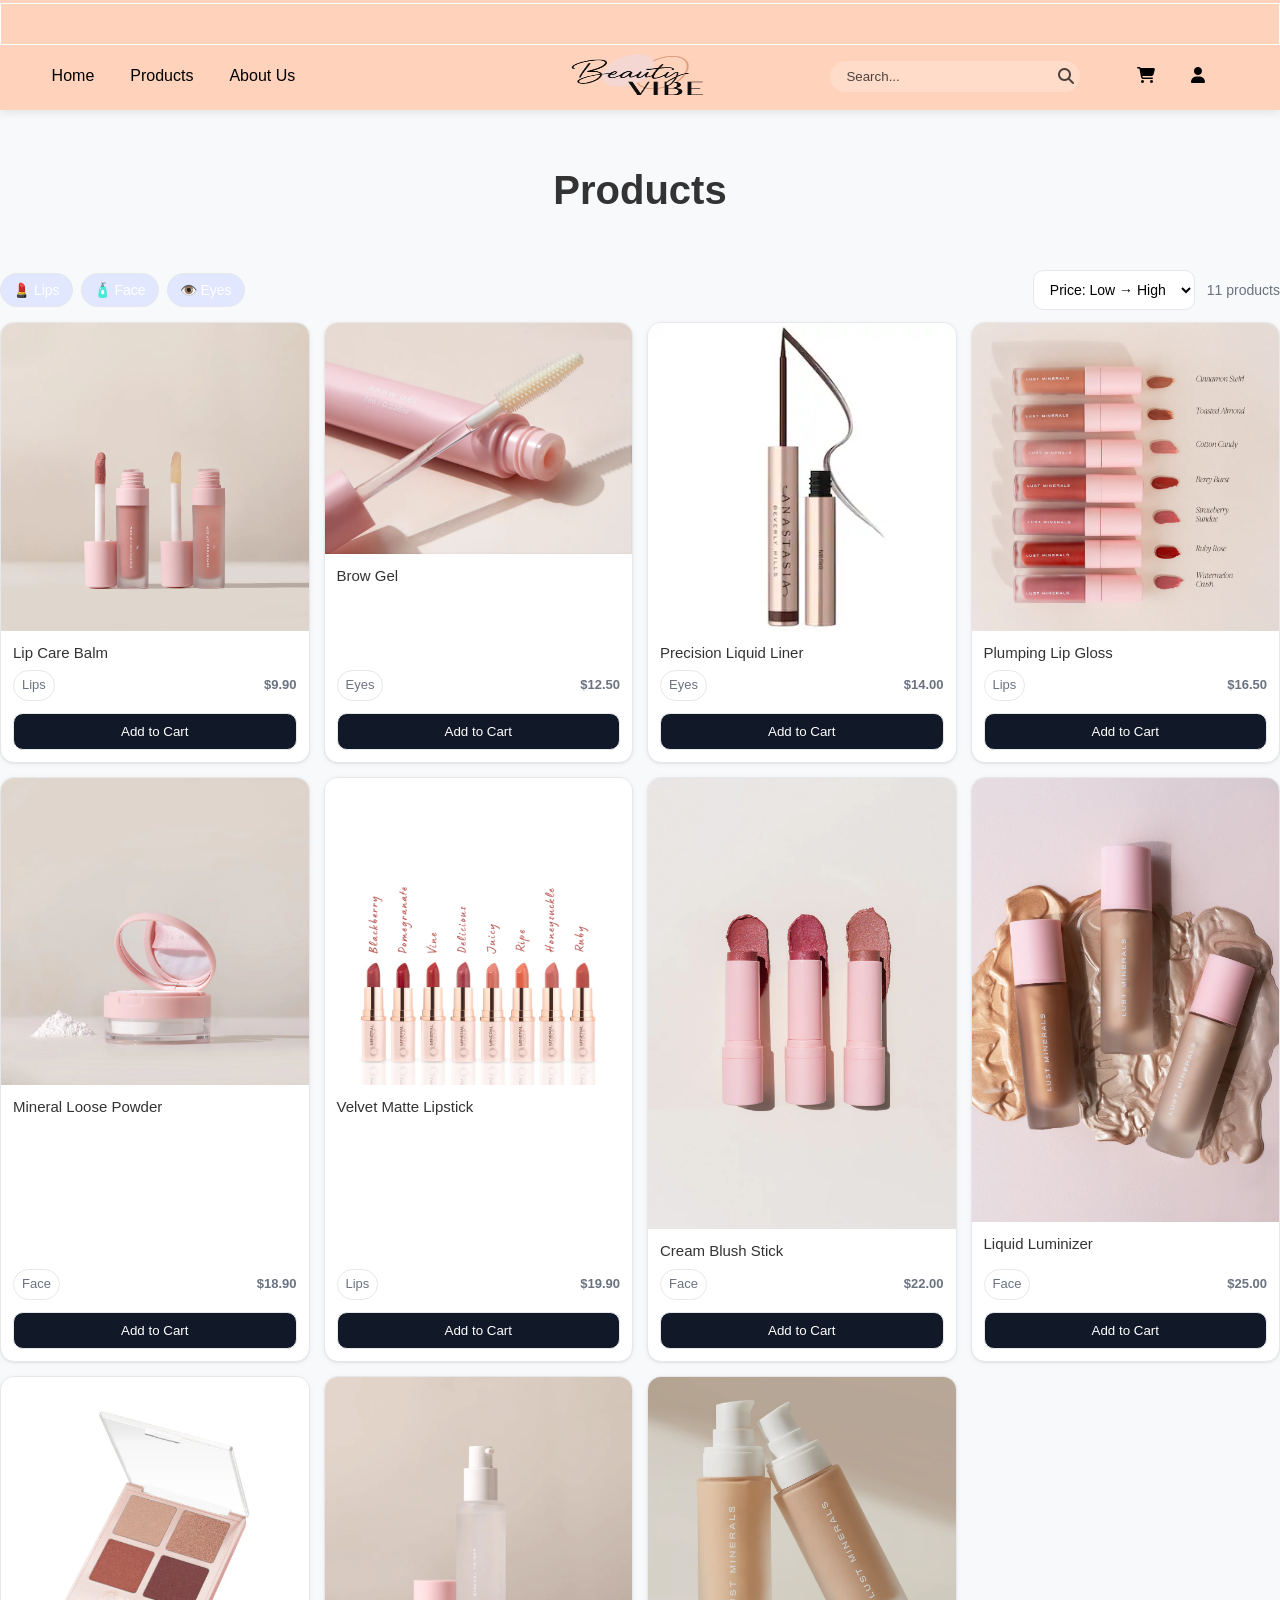
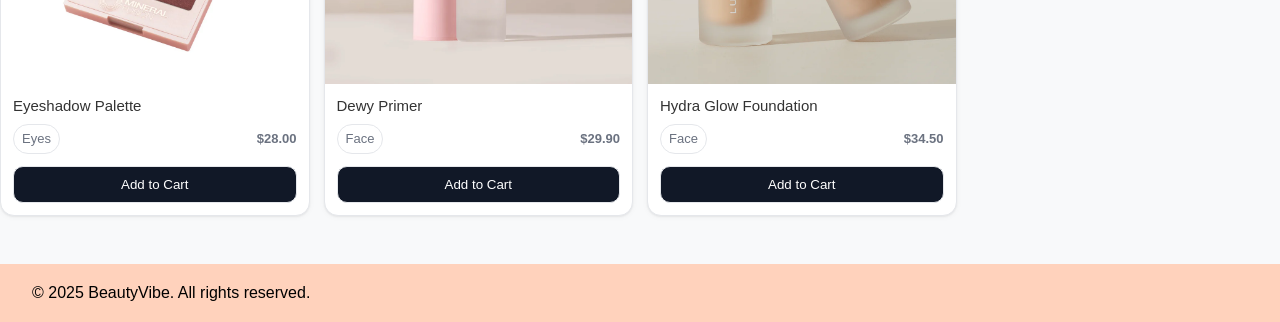
<file: makeup_webpage_template/index.html>
<!DOCTYPE html>
<html lang="en">
<head>
  <meta charset="UTF-8">
  <meta name="viewport" content="width=device-width, initial-scale=1.0">
  <title>BeautyVibe - Home</title>
  <link rel="stylesheet" href="style.css">
  <link rel="stylesheet" href="https://cdnjs.cloudflare.com/ajax/libs/font-awesome/6.4.0/css/all.min.css">

  <!-- BV injected styles: filters + sort + grid -->
  <style>
    :root {
      --bv-border: #e5e7eb;
      --bv-muted: #6b7280;
      --bv-chip: #f3f4f6;
      --bv-chip-on: #e0e7ff;
      --bv-card: #ffffff;
      --bv-shadow: 0 1px 2px rgba(0,0,0,.06), 0 1px 6px rgba(0,0,0,.04);
    }
    .bv-toolbar { display:grid; grid-template-columns:1fr; gap:12px; align-items:center; margin:16px 0 12px; }
    @media (min-width:768px){ .bv-toolbar{ grid-template-columns:1fr auto auto; } }
    .bv-chips{ display:flex; flex-wrap:wrap; gap:8px; }
    .bv-chip{ border:1px solid var(--bv-border); border-radius:999px; padding:8px 12px; background:var(--bv-chip); cursor:pointer; user-select:none; font-size:14px; }
    .bv-chip[aria-pressed="true"]{ background:var(--bv-chip-on); }
    .bv-sort select{ padding:10px 12px; border-radius:10px; border:1px solid var(--bv-border); background:var(--bv-card); font-size:14px; }
    .bv-count{ color:var(--bv-muted); font-size:14px; }
    .bv-grid{ display:grid; gap:14px; grid-template-columns:repeat(2, minmax(0,1fr)); }
    @media (min-width:880px){ .bv-grid{ grid-template-columns:repeat(3, minmax(0,1fr)); } }
    @media (min-width:1140px){ .bv-grid{ grid-template-columns:repeat(4, minmax(0,1fr)); } }
    .bv-card{ background:var(--bv-card); border:1px solid var(--bv-border); border-radius:14px; box-shadow:var(--bv-shadow); overflow:hidden; display:flex; flex-direction:column; height:100%; }
    .bv-thumb{ aspect-ratio:4/3; background:#f8fafc; display:grid; place-items:center; }
    .bv-thumb img{ width:100%; height:100%; object-fit:cover; display:block; }
    .bv-body{ padding:12px; display:flex; flex-direction:column; gap:8px; flex:1; }
    .bv-title{ font-size:15px; line-height:1.3; }
    .bv-meta{ display:flex; justify-content:space-between; align-items:center; font-size:13px; color:var(--bv-muted); margin-top:auto; }
    .bv-badge{ padding:4px 8px; border:1px solid var(--bv-border); border-radius:999px; }
    .bv-price{ font-weight:600; }
    .bv-actions{ padding:0 12px 12px; }
    .bv-actions button{ padding:10px 12px; width:100%; border-radius:10px; border:1px solid var(--bv-border); background:#111827; color:#fff; cursor:pointer; }
    .bv-empty{ padding:20px; border:1px dashed var(--bv-border); border-radius:12px; text-align:center; color:var(--bv-muted); margin-top:8px; }
    .sr-only{ position:absolute;width:1px;height:1px;padding:0;margin:-1px;overflow:hidden;clip:rect(0,0,0,0);white-space:nowrap;border-width:0; }
  </style>

</head>
<body>
<header class="header">
  <div class="ticker" role="region" aria-label="Scrolling text">
  <div class="ticker__text">
    <span>Catch our #WinterBeauty exclusive sale!</span>
    <span>Up to 30% off on selected items.</span>
    <span>Free shipping on orders over $50.</span>
    <span>Available only during Winter!</span>
    <span>Catch our #WinterBeauty exclusive sale!</span>
    <span>Up to 30% off on selected items.</span>
    <span>Free shipping on orders over $50.</span>
    <span>Available only during Winter!</span>
  </div>
</div>
  <div class="container">
    <nav class="nav-menu">
      <ul>
        <li><a href="Home.html">Home</a></li>
        <li><a href="index.html">Products</a></li>
        <li><a href="about.html">About Us</a></li>
      </ul>
    </nav>
    <div class="logo">
      <img src="BeautyVibeLogo.png" alt="BeautyVibe Logo">
    </div>
      <div class="search-box">
      <input type="text" id="SearchInput" placeholder="Search...">
      <i class="fas fa-search"></i>
      </div>
      <nav class="nav-menu">
        <ul>
          <li><a href="cart.php" class="cart-icon"><i class="fas fa-shopping-cart"></i></a></li>
          <li><a href="account.html" class="user-icon"><i class="fas fa-user"></i></a></li>
        </ul>
      </nav>
  </div>
</header>
<main>
  <section class="products-section">
    <h2>Products</h2>
    
    <!-- BV toolbar: filters + sort + count -->
    <div class="bv-toolbar" aria-label="Filters and sorting">
      <div class="bv-chips" role="group" aria-label="Category filters">
        <button class="bv-chip" data-cat="lips" aria-pressed="true">💄 Lips</button>
        <button class="bv-chip" data-cat="face" aria-pressed="true">🧴 Face</button>
        <button class="bv-chip" data-cat="eyes" aria-pressed="true">👁️ Eyes</button>
      </div>
      <div class="bv-sort">
        <label for="bv-sort" class="sr-only">Sort</label>
        <select id="bv-sort" aria-label="Sort products">
          <option value="price-asc">Price: Low → High</option>
          <option value="price-desc">Price: High → Low</option>
          <option value="alpha-asc">Name: A → Z</option>
          <option value="alpha-desc">Name: Z → A</option>
        </select>
      </div>
      <div class="bv-count" id="bv-count" aria-live="polite"></div>
    </div>

    <!-- BV dynamic grid -->
    <div id="productsGrid" class="bv-grid" aria-live="polite" aria-busy="false"></div>
    <div id="bv-empty" class="bv-empty" hidden>No products match your filters.</div>

  </section>
<script src="productfilters.js"></script>
</main>
<footer class="footer">
    <p>&copy; 2025 BeautyVibe. All rights reserved.</p>
</footer>
</body>
</html>
</file>
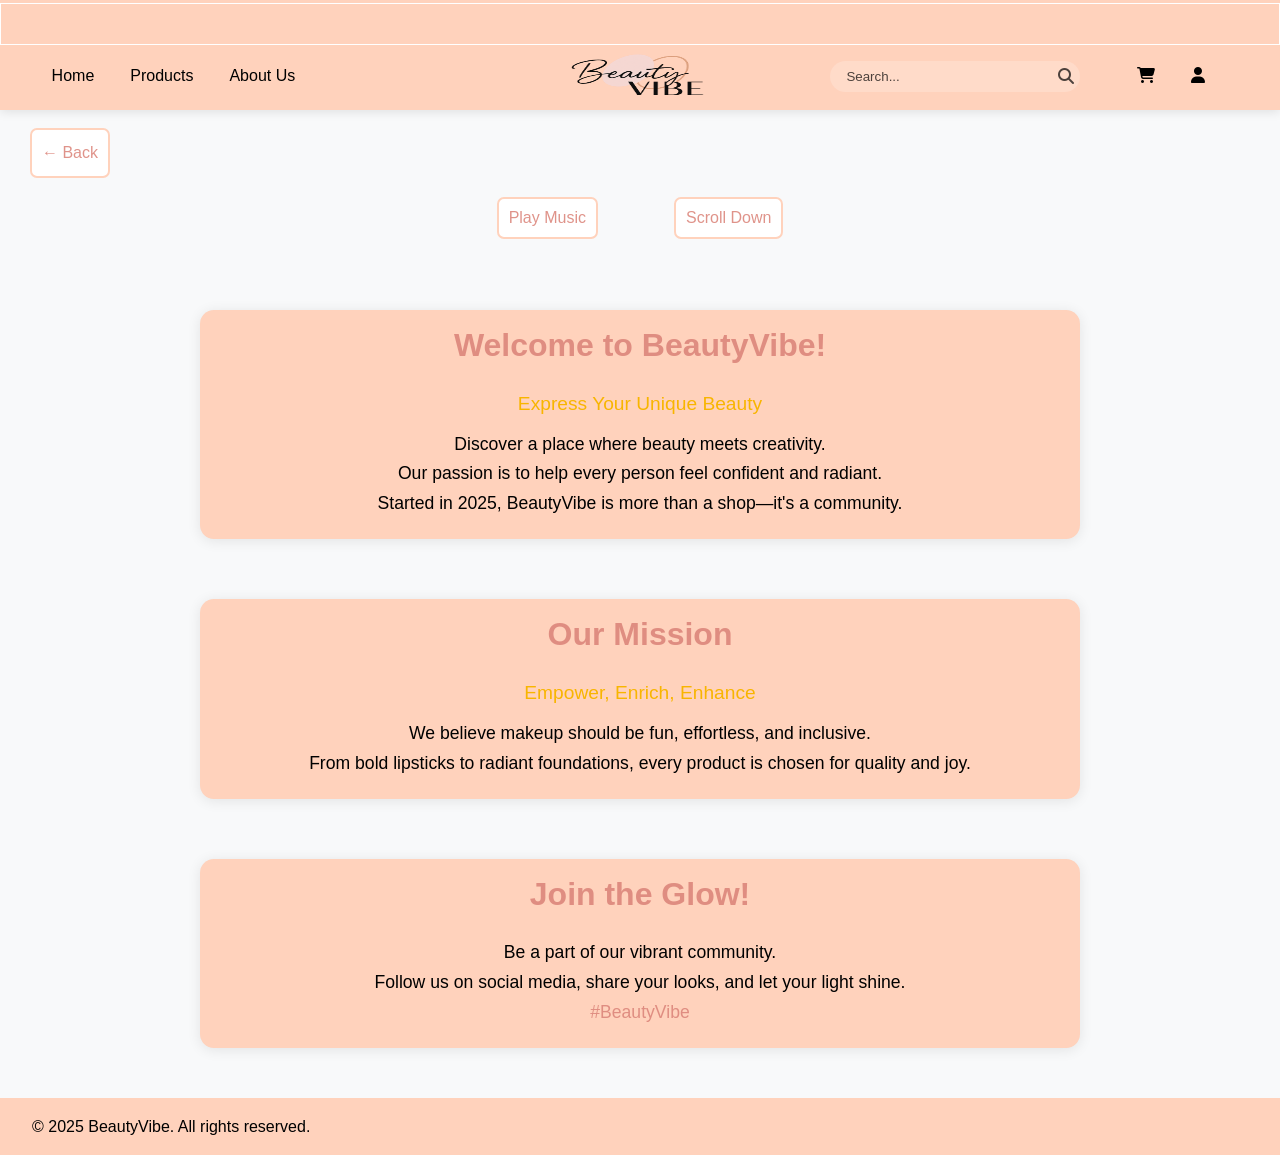
<file: makeup_webpage_template/about.html>
<!DOCTYPE html>
<html lang="en">
<head>
    <meta charset="UTF-8">
    <title>About Us</title>
    <link rel="stylesheet" href="style.css">
    <link rel="stylesheet" href="https://cdnjs.cloudflare.com/ajax/libs/font-awesome/6.4.0/css/all.min.css">
    <style>
        .about-section {
            margin: 60px 200px;
            padding: 10px;
            background: #ffd2bc;
            border-radius: 14px;
            box-shadow: 0 2px 14px rgba(0,0,0,0.09);
            opacity: 0;
            transition: opacity 1.2s, transform 1.2s;
        }
        .about-section.visible {
            opacity: 3;
            transform: translateY(10px);
        }

        .about-section:hover{
            transform: translate3d(10px, 10px, 0);
        }
        .about-title {
            font-size: 2em;
            color: #da8277dc;
            font-weight: 700;
            text-align: center;
            margin-bottom: 18px;
        }
        .about-subtitle {
            font-size: 1.2em;
            color: #f8b500;
            text-align: center;
            margin-bottom: 10px;
        }
        .about-text {
            font-size: 1.1em;
            color: black;
            line-height: 1.7;
            text-align: center;
            margin-bottom: 10px;
        }
        .controls {
            display: flex;
            gap: 16px;
            margin-bottom: 30px;
            justify-content: center;
        }
      
        .btn, .back-btn {
            color: #da8277dc;
            background: white;
            border: 2px solid #ffd2bc;
            border-radius: 7px;
            padding: 10px 10px;
            font-size: 1em;
            font-weight: 500;
            cursor: pointer;
            margin: 18px 30px 1px;
            transition: background 0.2s, color 0.2s;
            text-decoration: none;
            display: inline-block;
        }

        .btn:hover, .back-btn:hover {
            background: #f8b500;
            color: #da8277dc;
        }
        #backToTop {
            position: fixed;
            bottom: 70px;
            right: 30px;
            z-index: 10;
            opacity: 0.85;
            pointer-events: auto;
            transition: opacity 0.5s;
        }
        
        @media (max-width: 800px) {
            .nav-content { flex-direction: column; gap: 8px; padding: 16px 12px;}
            .site-title { font-size: 1.3em;}
            .nav-links a { margin-left: 18px; font-size: 1em;}
        }
    </style>
</head>
<body>
<header class="header">
  <div class="ticker" role="region" aria-label="Scrolling text">
  <div class="ticker__text">
    <span>Catch our #WinterBeauty exclusive sale!</span>
    <span>Up to 30% off on selected items.</span>
    <span>Free shipping on orders over $50.</span>
    <span>Available only during Winter!</span>
    <span>Catch our #WinterBeauty exclusive sale!</span>
    <span>Up to 30% off on selected items.</span>
    <span>Free shipping on orders over $50.</span>
    <span>Available only during Winter!</span>
  </div>
</div>
  <div class="container">
    <nav class="nav-menu">
      <ul>
        <li><a href="Home.html">Home</a></li>
        <li><a href="index.html">Products</a></li>
        <li><a href="about.html">About Us</a></li>
      </ul>
    </nav>
    <div class="logo">
      <img src="BeautyVibeLogo.png" alt="BeautyVibe Logo">
    </div>
      <div class="search-box">
      <input type="text" id="SearchInput" placeholder="Search...">
      <i class="fas fa-search"></i>
      </div>
      <nav class="nav-menu">
        <ul>
          <li><a href="cart.php" class="cart-icon"><i class="fas fa-shopping-cart"></i></a></li>
          <li><a href="account.html" class="user-icon"><i class="fas fa-user"></i></a></li>
        </ul>
      </nav>
  </div>
</header>
<main>
    <a href="index.html" class="back-btn">&#8592; Back</a> <!-- Navigation Back Button -->
    <div class="controls">
        <button class="btn" id="musicBtn">Play Music</button>
        <button class="btn" id="scrollBtn">Scroll Down</button>
    </div>
    <div class="about-section">
        <div class="about-title">Welcome to BeautyVibe!</div>
        <div class="about-subtitle">Express Your Unique Beauty</div>
        <div class="about-text">
                Discover a place where beauty meets creativity.<br>
                Our passion is to help every person feel confident and radiant.<br>
                Started in 2025, BeautyVibe is more than a shop—it's a community.<br>
            </div>
    </div>
     <div class="about-section">
            <div class="about-title">Our Mission</div>
            <div class="about-subtitle">Empower, Enrich, Enhance</div>
            <div class="about-text">
                We believe makeup should be fun, effortless, and inclusive.<br>
                From bold lipsticks to radiant foundations, every product is chosen for quality and joy.<br>
            </div>
    </div>
    <div class="about-section">
            <div class="about-title">Join the Glow!</div>
            <div class="about-text">
                Be a part of our vibrant community.<br>
                Follow us on social media, share your looks, and let your light shine.<br>
                <span style="color:#da8277dc;">#BeautyVibe</span>
            </div>
    </div>
    <button id="backToTop" class="btn" title="Back to Top">&#8593; Top</button>
    <audio id="bgAudio" src="Archangel (Slowed) - Dj Anemia, Crier, Sixnite [Edit Audio].mp3" loop></audio>
</main>
<footer class="footer">
    <p>&copy; 2025 BeautyVibe. All rights reserved.</p>
    </div>
</footer>
</body>
</html>
    <script>
        // Fade-in sections as they scroll into view
        function revealSections() {
            document.querySelectorAll('.about-section').forEach(sec => {
                const rect = sec.getBoundingClientRect();
                if (rect.top < window.innerHeight - 50) {
                    sec.classList.add('visible');
                }
            });
        }
        window.addEventListener('scroll', revealSections);
        window.addEventListener('DOMContentLoaded', revealSections);

        // Auto-scroll feature - only when user clicks the button
        let scrollActive = false;
        let scrollInterval = null;
        function startScroll() {
            if (!scrollActive) {
                scrollActive = true;
                document.getElementById('scrollBtn').textContent = 'Pause Scroll';
                scrollInterval = setInterval(() => {
                    if ((window.innerHeight + window.scrollY) >= (document.body.offsetHeight - 2)) {
                        stopScroll();
                    } else {
                        window.scrollBy({top:2,behavior:'smooth'});
                    }
                }, 30);
            }
        }
        function stopScroll() {
            scrollActive = false;
            document.getElementById('scrollBtn').textContent = 'Scroll Down';
            if (scrollInterval) {
                clearInterval(scrollInterval);
                scrollInterval = null;
            }
        }
        document.getElementById('scrollBtn').onclick = function() {
            if (scrollActive) {
                stopScroll();
            } else {
                startScroll();
            }
        };

        // Music control for user interaction (required for most browsers)
        const bgAudio = document.getElementById('bgAudio');
        document.getElementById('musicBtn').onclick = function() {
            if (bgAudio.paused) {
                bgAudio.play().catch(() => {
                    alert("Music can't autoplay. Please check your browser settings or file path.");
                });
                this.textContent = 'Pause Music';
            } else {
                bgAudio.pause();
                this.textContent = 'Play Music';
            }
        };

        // Try to play music on first user click anywhere (best effort)
        window.addEventListener('DOMContentLoaded', function() {
            function firstPlay() {
                if(bgAudio.paused) {
                    bgAudio.play().catch(()=>{});
                }
                document.body.removeEventListener('click', firstPlay);
            }
            document.body.addEventListener('click', firstPlay);
        });

        // Show/hide Back to Top button
        const backToTopBtn = document.getElementById('backToTop');
        window.addEventListener('scroll', function() {
            if (window.scrollY > 220) {
                backToTopBtn.style.display = "block";
            } else {
                backToTopBtn.style.display = "none";
            }
        });
        backToTopBtn.onclick = function() {
            window.scrollTo({top: 0, behavior: 'smooth'});
            stopScroll();
        };
        // Hide button by default
        backToTopBtn.style.display = "none";
    </script>
</file>
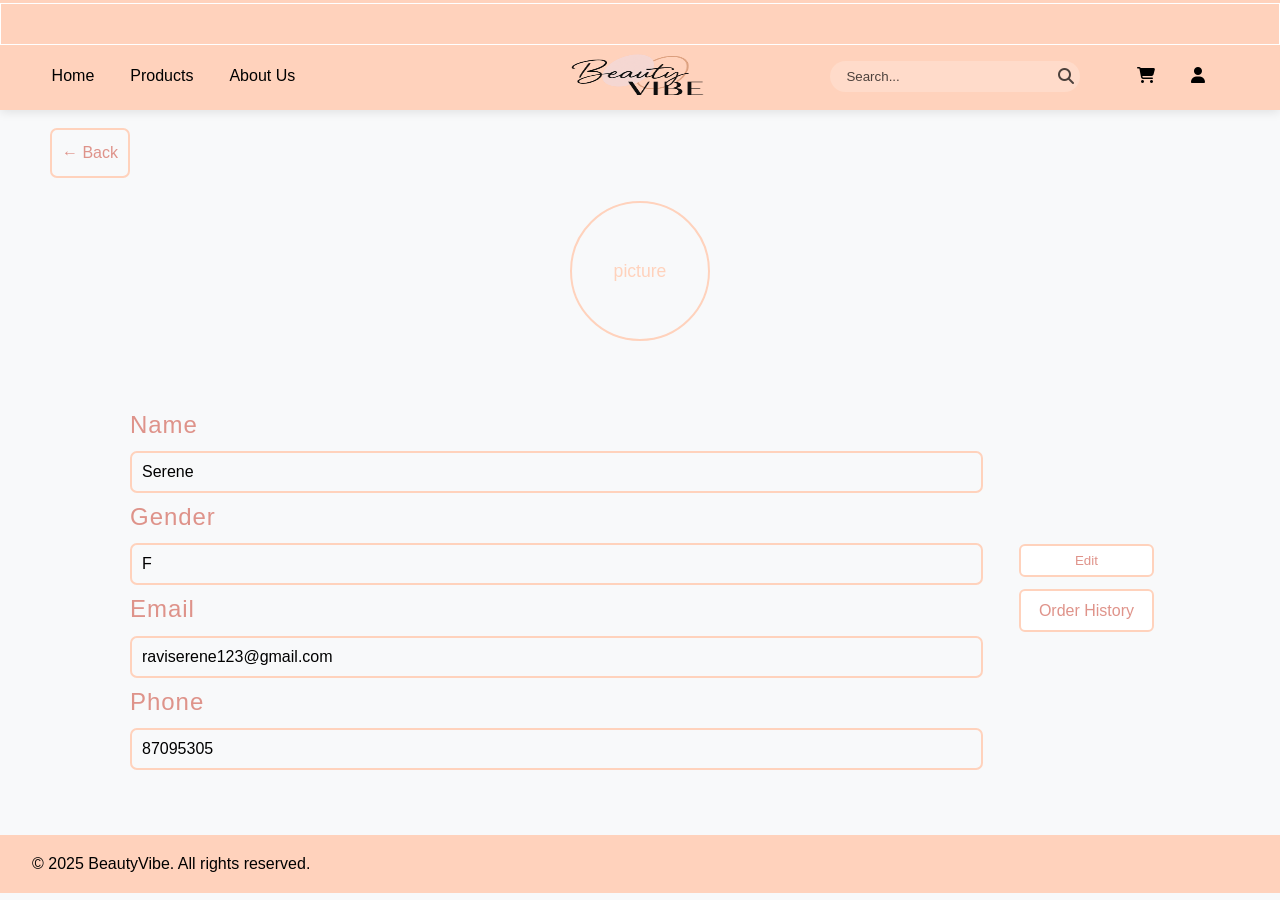
<file: makeup_webpage_template/account.html>
<!DOCTYPE html>
<html lang="en">
<head>
    <meta charset="UTF-8">
    <title>Account Page</title>
    <link rel="stylesheet" href="style.css">
    <link rel="stylesheet" href="https://cdnjs.cloudflare.com/ajax/libs/font-awesome/6.4.0/css/all.min.css">
    <style>
    .profile-section { display: flex; gap: 20px; padding: 35px 90px; margin: 30px; align-items: center;}
    .profile-picture-circle { width: 140px; height: 140px; border: 2.5px solid #ffd2bc; border-radius: 50%; display:flex; align-items: center; justify-content: center; font-size: 1.1em; color: #ffd2bc; background: #f8f9fa; padding: 1px; margin: 5px auto 2px; cursor: pointer; transition: border-color 0.2s; }
    .profile-fields { display: flex; flex-direction: column; gap: 5px; flex: 1; margin: 0px 10px;}
    .profile-fields label { font-size: 1.5em; color: #da8277dc; margin-bottom: 1px; font-weight: 500; letter-spacing: 0.04em;}
    .profile-fields input { padding: 10px 10px 10px ; margin-top: 1px; border: 2px solid #ffd2bc; border-radius: 7px; font-size: 1em; background: #f8f9fa; color: black; outline: none; transition: border-color 0.2s;}
    .profile-fields input:focus { border-color: #ffd2bc;}
    .order-history-btn, .edit-btn, .save-btn, .cancel-btn { margin: 6px 6px; padding: 7px 18px; border-radius: 6px; border: 2px solid #ffd2bc; color: #da8277dc; font-weight: 500; cursor: pointer; transition: background 0.2s, color 0.2s; border-color: #ffd2bc; background-color: white; text-decoration: none; display: inline-block;}
    .edit-actions { margin-top: 10px;}
    .back-btn {
        color: #da8277dc;
        border: 2px solid #ffd2bc;
        border-radius: 7px;
        padding: 10px 10px;
        font-size: 1em;
        font-weight: 500;
        cursor: pointer;
        margin: 18px 50px;
        transition: background 0.2s, color 0.2s;
        text-decoration: none;
        display: inline-block;
    }
    .back-btn:hover, .edit-btn:hover, .order-history-btn:hover, .edit-btn:hover, .cancel-btn:hover, .save-btn:hover {
        background: #f8b500;
        color: #da8277dc;
    }
    </style>
    <script>
    // Simple edit toggle logic
    function enableEdit() {
        document.querySelectorAll('.profile-fields input').forEach(i => i.removeAttribute('readonly'));
        document.getElementById('edit-btn').style.display = 'none';
        document.getElementById('edit-actions').style.display = '';
    }
    function saveEdit() {
        document.querySelectorAll('.profile-fields input').forEach(i => i.setAttribute('readonly', 'readonly'));
        document.getElementById('edit-btn').style.display = '';
        document.getElementById('edit-actions').style.display = 'none';
        // TODO: Add AJAX to save changes if needed
    }
    function cancelEdit() {
        // Reset to original values (could be expanded with JS to restore true originals)
        document.getElementById('name').value = 'Serene';
        document.getElementById('gender').value = 'F';
        document.getElementById('email').value = 'raviserene123@gmail.com';
        document.getElementById('phone').value = '87095305';
        saveEdit();
    }
    </script>
</head>
<body>
<header class="header">
  <div class="ticker" role="region" aria-label="Scrolling text">
  <div class="ticker__text">
    <span>Catch our #WinterBeauty exclusive sale!</span>
    <span>Up to 30% off on selected items.</span>
    <span>Free shipping on orders over $50.</span>
    <span>Available only during Winter!</span>
    <span>Catch our #WinterBeauty exclusive sale!</span>
    <span>Up to 30% off on selected items.</span>
    <span>Free shipping on orders over $50.</span>
    <span>Available only during Winter!</span>
  </div>
</div>
  <div class="container">
    <nav class="nav-menu">
      <ul>
        <li><a href="Home.html">Home</a></li>
        <li><a href="index.html">Products</a></li>
        <li><a href="about.html">About Us</a></li>
      </ul>
    </nav>
    <div class="logo">
      <img src="BeautyVibeLogo.png" alt="BeautyVibe Logo">
    </div>
      <div class="search-box">
      <input type="text" id="SearchInput" placeholder="Search...">
      <i class="fas fa-search"></i>
      </div>
      <nav class="nav-menu">
        <ul>
          <li><a href="cart.php" class="cart-icon"><i class="fas fa-shopping-cart"></i></a></li>
          <li><a href="account.html" class="user-icon"><i class="fas fa-user"></i></a></li>
        </ul>
      </nav>
  </div>
</header>
<main>
   <!--- <section class="container"> -->
        <!-- Navigation Back Button -->
        <a href="index.html" class="back-btn">&#8592; Back</a>
         <!-- Profile Picture -->
        <div>
            <label for="profilePicInput" class="profile-picture-circle">picture
            <input type="file" id="profilePicInput" accept="image/*" style="display: none;">
            </label>
        </div>
        <div class="profile-section">
            <!-- Info Fields -->
            <form class="profile-fields" onsubmit="return false;">
                <label for="name">Name</label>
                <input type="text" id="name" name="name" value="Serene" readonly>

                <label for="gender">Gender</label>
                <input type="text" id="gender" name="gender" value="F" readonly>

                <label for="email">Email</label>
                <input type="email" id="email" name="email" value="raviserene123@gmail.com" readonly>

                <label for="phone">Phone</label>
                <input type="tel" id="phone" name="phone" value="87095305" readonly>
                <div class="edit-actions" id="edit-actions" style="display:none;">
                    <button class="save-btn" onclick="saveEdit()">Save</button>
                    <button class="cancel-btn" onclick="cancelEdit()">Cancel</button>
                </div>
            </form>
            <div style="display: flex; flex-direction: column;">
                <button id="edit-btn" class="edit-btn" onclick="enableEdit()">Edit</button>
                <a href="order_history.php" class="order-history-btn">Order History</a>
            </div>
        </div>
   <!--- </section> -->
</main>
<footer class="footer">
    <p>&copy; 2025 BeautyVibe. All rights reserved.</p>
    </div>
</footer>
</body>
</html>
</file>
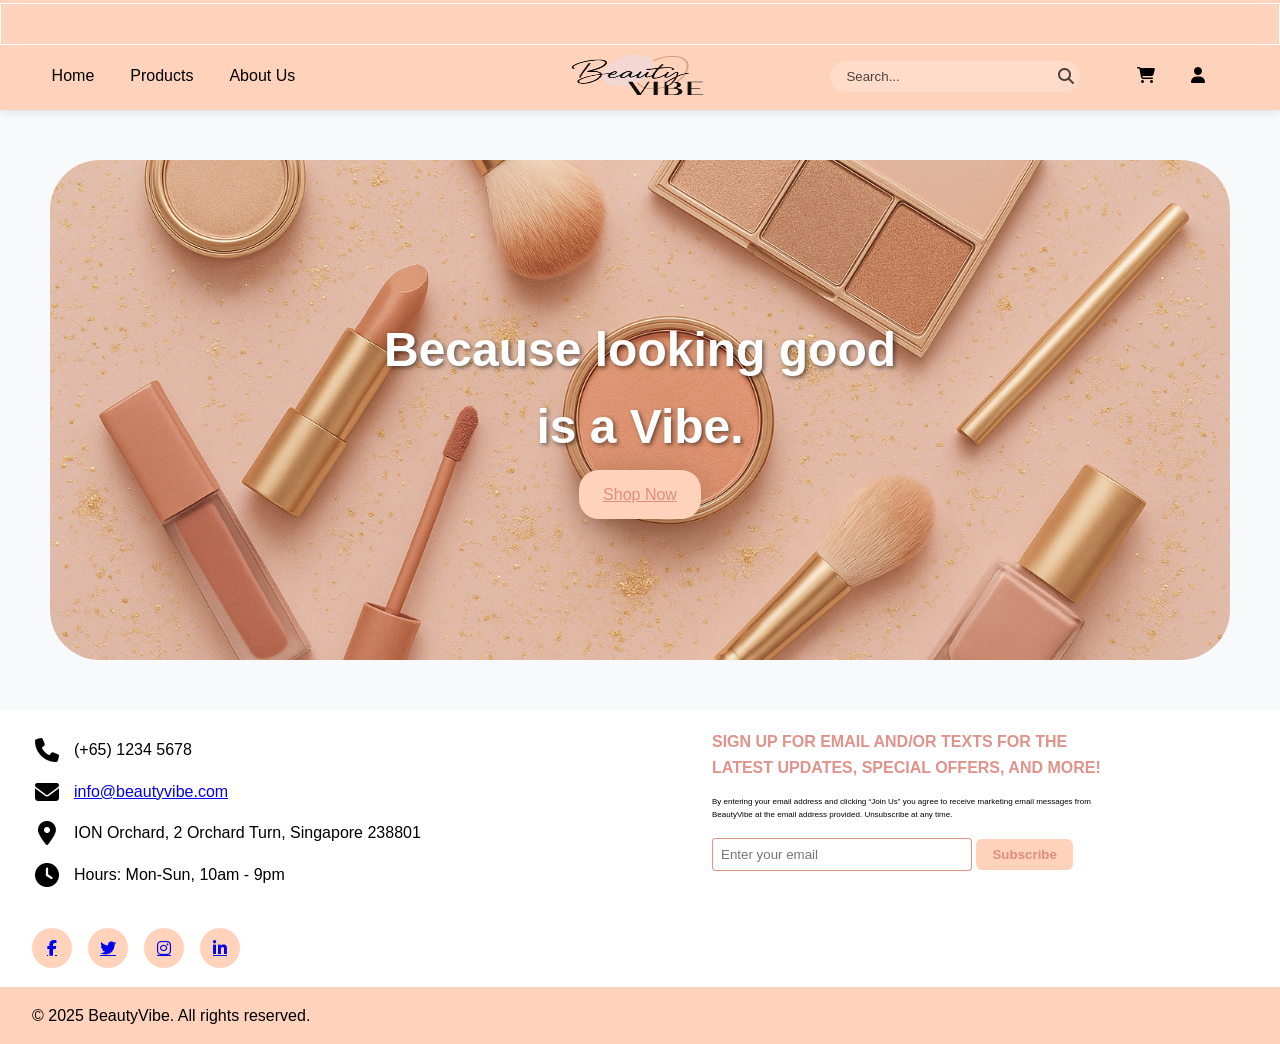
<file: makeup_webpage_template/Home.html>
<!DOCTYPE html>
<html lang="en">
<head>
  <meta charset="UTF-8">
  <meta name="viewport" content="width=device-width, initial-scale=1.0">
  <title>BeautyVibe - Home</title>
  <link rel="stylesheet" href="style.css">
  <link rel="stylesheet" href="https://cdnjs.cloudflare.com/ajax/libs/font-awesome/6.4.0/css/all.min.css">
</head>
<body>
<header class="header">
  <div class="ticker" role="region" aria-label="Scrolling text">
  <div class="ticker__text">
    <span>Catch our #WinterBeauty exclusive sale!</span>
    <span>Up to 30% off on selected items.</span>
    <span>Free shipping on orders over $50.</span>
    <span>Available only during Winter!</span>
    <span>Catch our #WinterBeauty exclusive sale!</span>
    <span>Up to 30% off on selected items.</span>
    <span>Free shipping on orders over $50.</span>
    <span>Available only during Winter!</span>
  </div>
</div>
  <div class="container">
    <nav class="nav-menu">
      <ul>
        <li><a href="Home.html">Home</a></li>
        <li><a href="index.html">Products</a></li>
        <li><a href="about.html">About Us</a></li>
      </ul>
    </nav>
    <div class="logo">
      <img src="BeautyVibeLogo.png" alt="BeautyVibe Logo">
    </div>
      <div class="search-box">
      <input type="text" id="SearchInput" placeholder="Search...">
      <i class="fas fa-search"></i>
      </div>
      <nav class="nav-menu">
        <ul>
          <li><a href="cart.php" class="cart-icon"><i class="fas fa-shopping-cart"></i></a></li>
          <li><a href="account.html" class="user-icon"><i class="fas fa-user"></i></a></li>
        </ul>
      </nav>
  </div>
</header>
<main>
  <section class="hero">
    <div class="hero-content">
      <h2>Because looking good<br> is a Vibe.</h2>
      <a href="index.html" class="cta-button">Shop Now</a>
    </div>
  </section>
  
  <section class="contact-section">
    <div class="contact-content">
      <div class="contact-item">
        <div class="contact-line">
          <i class="fas fa-phone"></i><p>(+65) 1234 5678</p>
        </div>
        <div class="contact-line">
          <i class="fas fa-envelope"></i><p><a href="mailto:info@beautyvibe.com">info@beautyvibe.com</a></p>
        </div>
        <div class="contact-line">
          <i class="fas fa-map-marker-alt"></i><p>ION Orchard, 2 Orchard Turn, Singapore 238801</p>
        </div>
        <div class="contact-line">
          <i class="fas fa-clock"></i><p>Hours: Mon-Sun, 10am - 9pm</p>
        </div>
      </div>
      <div class="newsletter">
          <h3>SIGN UP FOR EMAIL AND/OR TEXTS FOR THE LATEST UPDATES, SPECIAL OFFERS, AND MORE!</h3>
          <p>By entering your email address and clicking “Join Us” you agree to receive marketing email messages from BeautyVibe at the email address provided. Unsubscribe at any time.</p>
          <form id="newsletterForm">
            <input type="email" id="newsletterEmail" placeholder="Enter your email" required>
            <button type="submit" onclick="alert('Thank you for subscribing!')">Subscribe</button>
          </form>
      </div>
    </div>
    <div class="social-links">
        <a href="#" aria-label="Facebook"><i class="fa-brands fa-facebook-f"></i></a>
        <a href="#" aria-label="Twitter"><i class="fa-brands fa-twitter"></i></a>
        <a href="#" aria-label="Instagram"><i class="fa-brands fa-instagram"></i></a>
        <a href="#" aria-label="LinkedIn"><i class="fa-brands fa-linkedin-in"></i></a>
    </div>
  </section>
    
</main>
<footer class="footer">
    <p>&copy; 2025 BeautyVibe. All rights reserved.</p>
    </div>
</footer>
</body>
</html>
</file>
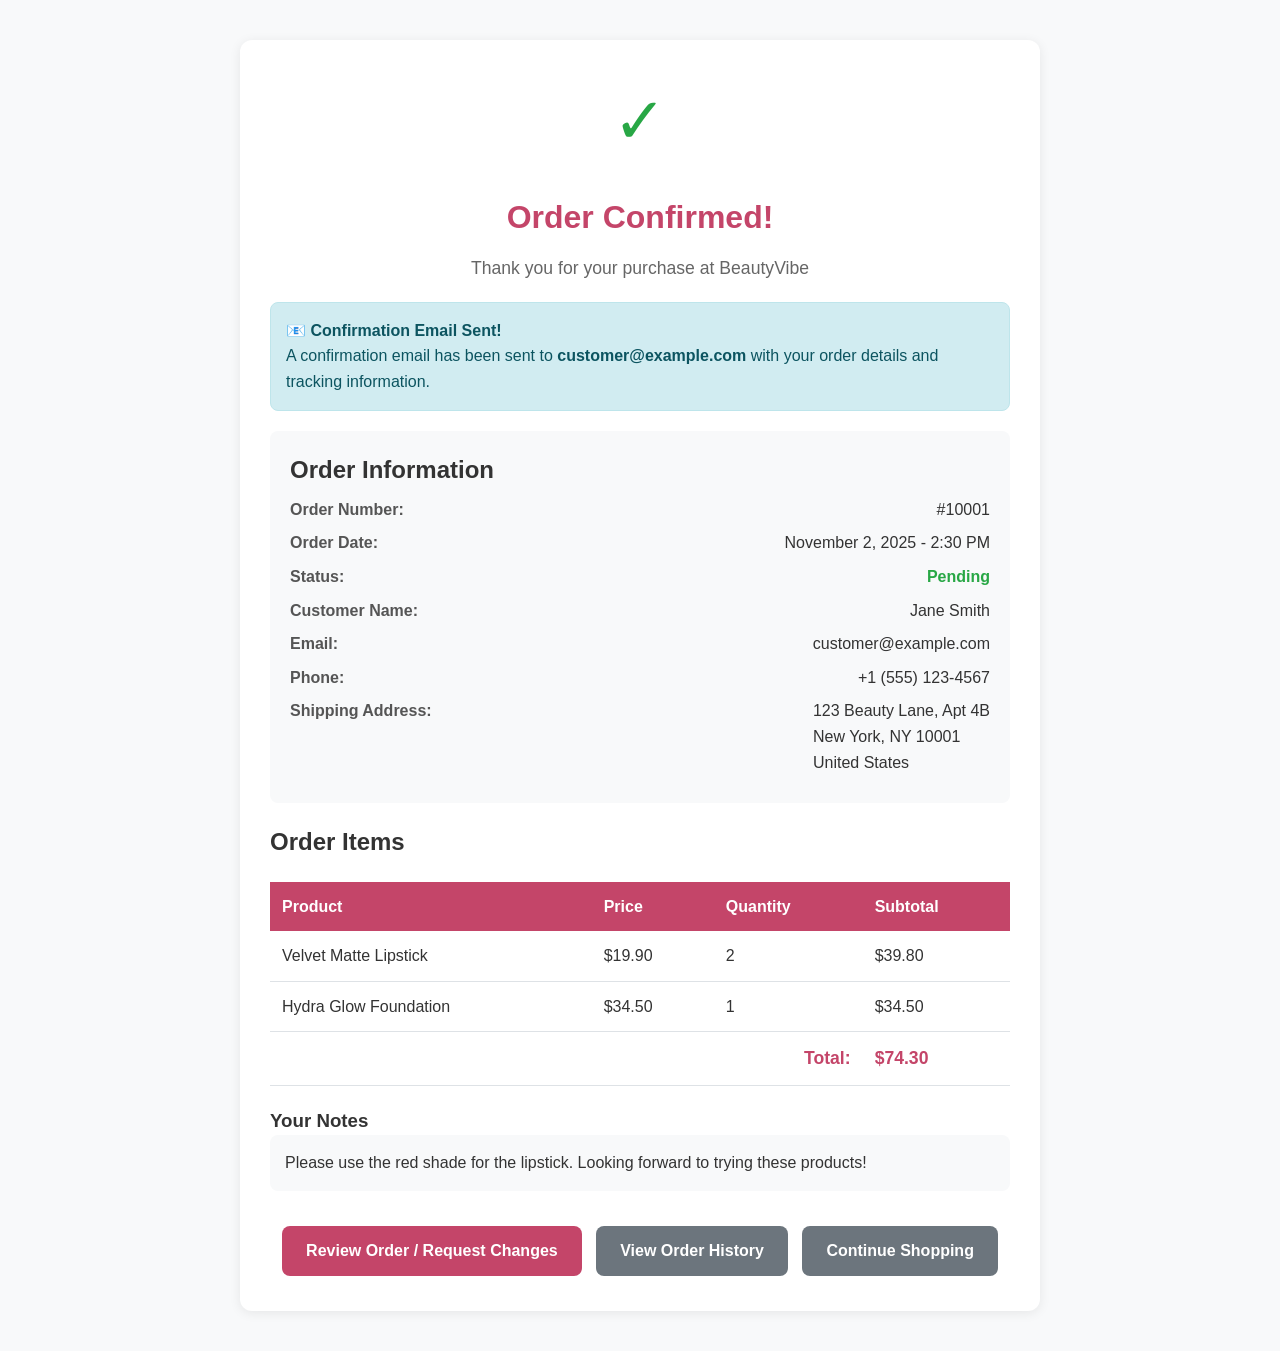
<file: makeup_webpage_template/order_comfirmation_demo.html>
<!doctype html>
<html lang="en">
<head>
    <meta charset="utf-8">
    <title>Order Confirmation - BeautyVibe (Demo)</title>
    <link rel="stylesheet" href="style.css">
    <style>
        body { background: #f8f9fa; font-family: 'Segoe UI', Arial, sans-serif; }
        .confirmation-container { max-width: 800px; margin: 40px auto; padding: 30px; background: #fff; border-radius: 12px; box-shadow: 0 2px 12px rgba(0,0,0,0.08); }
        .success-icon { text-align: center; font-size: 64px; color: #28a745; margin-bottom: 20px; }
        h1 { color: #c44569; text-align: center; margin-bottom: 10px; }
        .order-info { background: #f8f9fa; padding: 20px; border-radius: 8px; margin: 20px 0; }
        .info-row { display: flex; justify-content: space-between; margin: 8px 0; }
        .info-label { font-weight: 600; color: #555; }
        .order-items-table { width: 100%; border-collapse: collapse; margin: 20px 0; }
        .order-items-table th { background: #c44569; color: white; padding: 12px; text-align: left; }
        .order-items-table td { padding: 12px; border-bottom: 1px solid #dee2e6; }
        .order-items-table tr:hover { background: #f8f9fa; }
        .total-row { font-weight: 700; font-size: 1.1em; color: #c44569; }
        .actions { text-align: center; margin-top: 30px; }
        .btn { display: inline-block; padding: 12px 24px; margin: 5px; border-radius: 8px; text-decoration: none; font-weight: 600; }
        .btn-primary { background: #c44569; color: white; }
        .btn-secondary { background: #6c757d; color: white; }
        .btn:hover { opacity: 0.9; }
        .email-notice { background: #d1ecf1; border: 1px solid #bee5eb; color: #0c5460; padding: 15px; border-radius: 8px; margin: 20px 0; }
    </style>
</head>
<body>
    <div class="confirmation-container">
        <div class="success-icon">✓</div>
        <h1>Order Confirmed!</h1>
        <p style="text-align: center; color: #666; font-size: 1.1em;">Thank you for your purchase at BeautyVibe</p>

        <div class="email-notice">
            <strong>📧 Confirmation Email Sent!</strong><br>
            A confirmation email has been sent to <strong>customer@example.com</strong> with your order details and tracking information.
        </div>

        <div class="order-info">
            <h2 style="margin-top: 0;">Order Information</h2>
            <div class="info-row">
                <span class="info-label">Order Number:</span>
                <span>#10001</span>
            </div>
            <div class="info-row">
                <span class="info-label">Order Date:</span>
                <span>November 2, 2025 - 2:30 PM</span>
            </div>
            <div class="info-row">
                <span class="info-label">Status:</span>
                <span style="color: #28a745; font-weight: 600;">Pending</span>
            </div>
            <div class="info-row">
                <span class="info-label">Customer Name:</span>
                <span>Jane Smith</span>
            </div>
            <div class="info-row">
                <span class="info-label">Email:</span>
                <span>customer@example.com</span>
            </div>
            <div class="info-row">
                <span class="info-label">Phone:</span>
                <span>+1 (555) 123-4567</span>
            </div>
            <div class="info-row">
                <span class="info-label">Shipping Address:</span>
                <span>
                    123 Beauty Lane, Apt 4B<br>
                    New York, NY 10001<br>
                    United States
                </span>
            </div>
        </div>

        <h2>Order Items</h2>
        <table class="order-items-table">
            <thead>
                <tr>
                    <th>Product</th>
                    <th>Price</th>
                    <th>Quantity</th>
                    <th>Subtotal</th>
                </tr>
            </thead>
            <tbody>
                <tr>
                    <td>Velvet Matte Lipstick</td>
                    <td>$19.90</td>
                    <td>2</td>
                    <td>$39.80</td>
                </tr>
                <tr>
                    <td>Hydra Glow Foundation</td>
                    <td>$34.50</td>
                    <td>1</td>
                    <td>$34.50</td>
                </tr>
                <tr class="total-row">
                    <td colspan="3" style="text-align: right;">Total:</td>
                    <td>$74.30</td>
                </tr>
            </tbody>
        </table>

        <div style="margin: 20px 0;">
            <h3>Your Notes</h3>
            <div style="background: #f8f9fa; padding: 15px; border-radius: 8px;">
                Please use the red shade for the lipstick. Looking forward to trying these products!
            </div>
        </div>

        <div class="actions">
            <a href="#" class="btn btn-primary">Review Order / Request Changes</a>
            <a href="order_history_demo.html" class="btn btn-secondary">View Order History</a>
            <a href="index.html" class="btn btn-secondary">Continue Shopping</a>
        </div>
    </div>
</body>
</html>
</file>
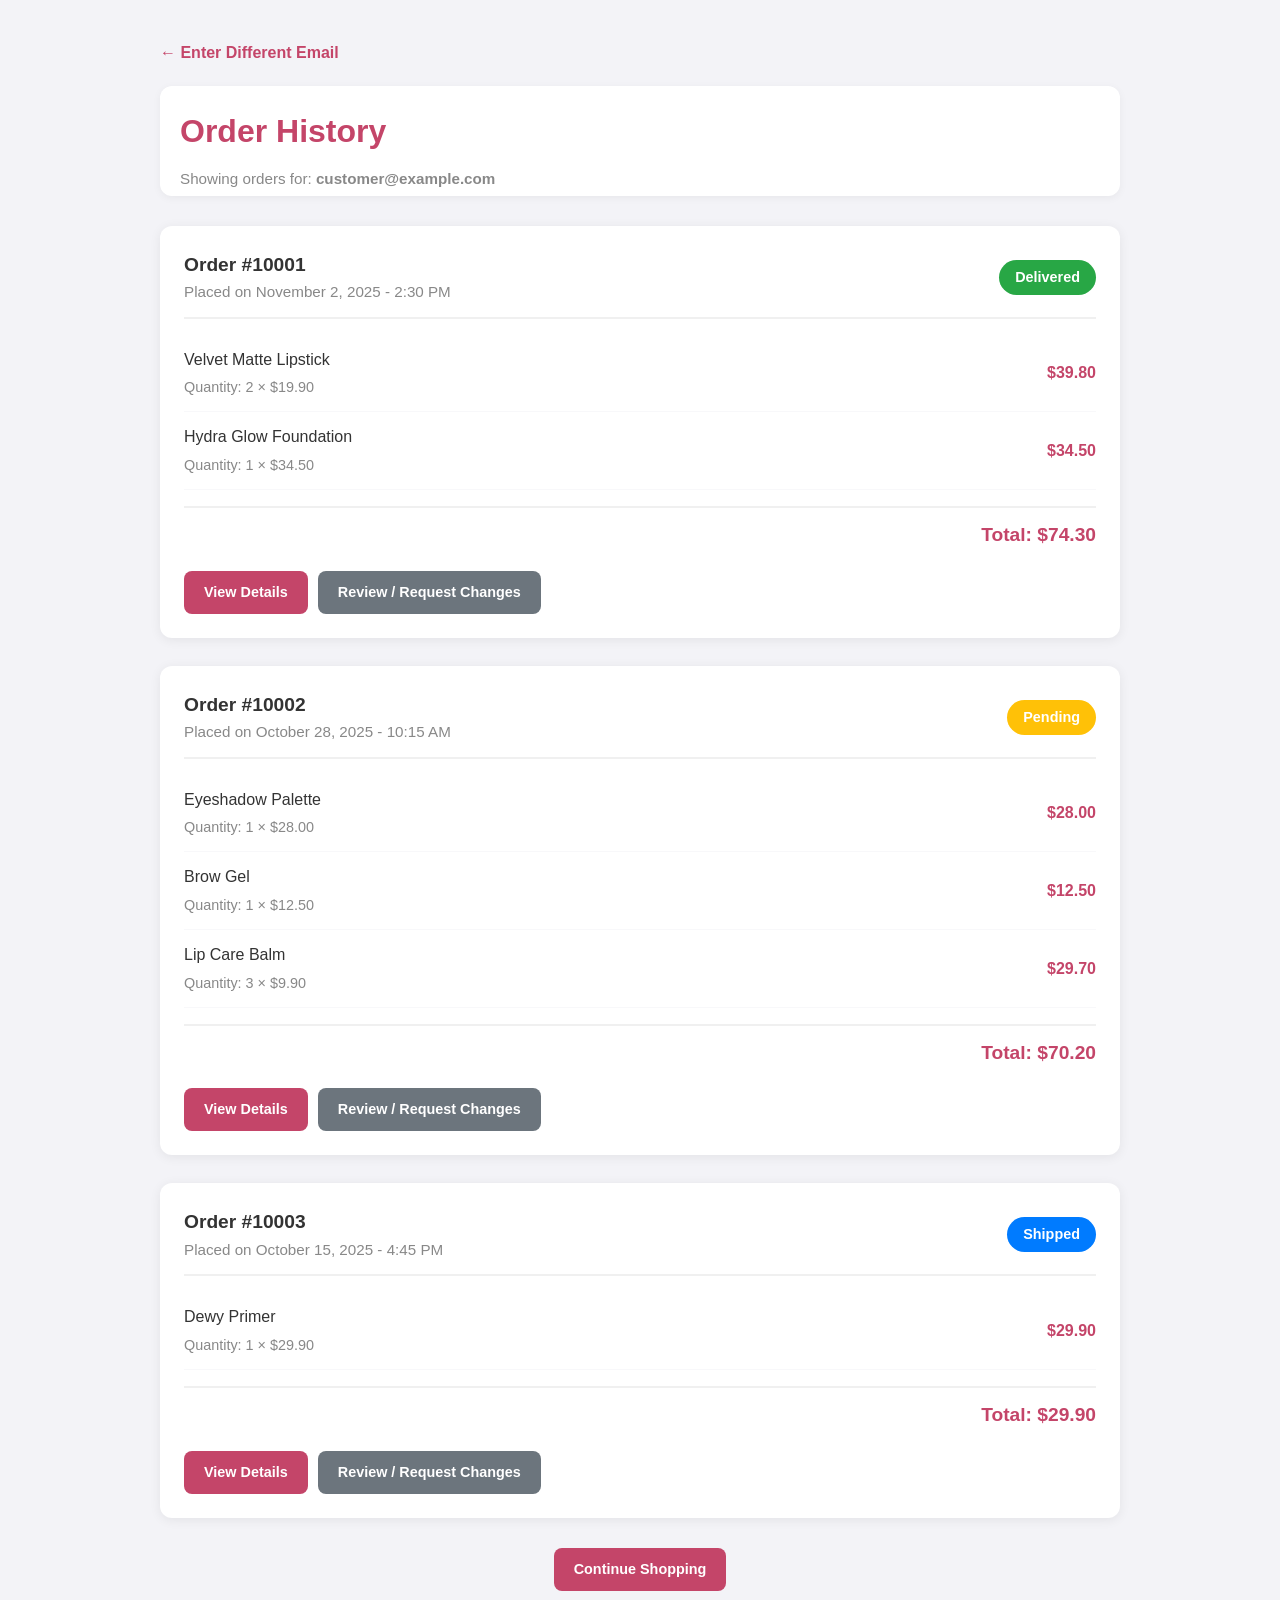
<file: makeup_webpage_template/order_history_demo.html>
<!DOCTYPE html>
<html lang="en">
<head>
    <meta charset="UTF-8">
    <meta name="viewport" content="width=device-width, initial-scale=1.0">
    <title>Order History - BeautyVibe (Demo)</title>
    <link rel="stylesheet" href="style.css">
    <style>
        body { background: #f3f3f7; font-family: 'Segoe UI', Arial, sans-serif; margin: 0; }
        .container { max-width: 1000px; margin: 40px auto; padding: 0 20px; }
        .header { background: #fff; padding: 20px; border-radius: 12px; box-shadow: 0 2px 8px rgba(0,0,0,0.05); margin-bottom: 30px; }
        h1 { font-size: 2em; color: #c44569; margin: 0 0 10px 0; }
        .breadcrumb { font-size: 0.95em; color: #888; }
        .breadcrumb a { color: #c44569; text-decoration: none; }
        .breadcrumb a:hover { text-decoration: underline; }
        .back-link { display: inline-block; margin-bottom: 20px; color: #c44569; text-decoration: none; font-weight: 600; }
        .back-link:hover { text-decoration: underline; }
        
        .order-card { background: #fff; border-radius: 12px; box-shadow: 0 2px 12px rgba(0,0,0,0.07); padding: 24px; margin-bottom: 28px; position: relative; }
        .order-header { display: flex; justify-content: space-between; align-items: center; margin-bottom: 16px; padding-bottom: 12px; border-bottom: 2px solid #f0f0f0; }
        .order-number { font-size: 1.2em; font-weight: 700; color: #333; }
        .order-date { color: #888; font-size: 0.95em; }
        .order-status { font-weight: 600; color: #fff; padding: 6px 16px; border-radius: 20px; font-size: 0.9em; }
        .order-items { margin: 16px 0; }
        .order-item { display: flex; align-items: center; border-bottom: 1px solid #f8f8fa; padding: 12px 0; }
        .item-details { flex: 1; }
        .item-name { font-size: 1em; font-weight: 500; color: #333; }
        .item-meta { color: #888; font-size: 0.9em; margin-top: 4px; }
        .item-price { font-size: 1em; color: #c44569; font-weight: 600; min-width: 80px; text-align: right; }
        .order-summary { text-align: right; margin-top: 16px; padding-top: 12px; border-top: 2px solid #f0f0f0; }
        .order-total { font-weight: 700; font-size: 1.2em; color: #c44569; }
        .order-actions { margin-top: 20px; display: flex; gap: 10px; flex-wrap: wrap; }
        .action-btn { padding: 10px 20px; border-radius: 8px; text-decoration: none; font-weight: 600; font-size: 0.9em; display: inline-block; }
        .btn-primary { background: #c44569; color: white; }
        .btn-secondary { background: #6c757d; color: white; }
        .action-btn:hover { opacity: 0.9; }
    </style>
</head>
<body>
    <div class="container">
        <a href="?show_form=1" class="back-link">← Enter Different Email</a>
        
        <div class="header">
            <h1>Order History</h1>
            <div class="breadcrumb">
                Showing orders for: <strong>customer@example.com</strong>
            </div>
        </div>

        <!-- Order 1 -->
        <div class="order-card">
            <div class="order-header">
                <div>
                    <div class="order-number">Order #10001</div>
                    <div class="order-date">Placed on November 2, 2025 - 2:30 PM</div>
                </div>
                <div class="order-status" style="background: #28a745">
                    Delivered
                </div>
            </div>
            
            <div class="order-items">
                <div class="order-item">
                    <div class="item-details">
                        <div class="item-name">Velvet Matte Lipstick</div>
                        <div class="item-meta">
                            Quantity: 2 × $19.90
                        </div>
                    </div>
                    <div class="item-price">$39.80</div>
                </div>
                <div class="order-item">
                    <div class="item-details">
                        <div class="item-name">Hydra Glow Foundation</div>
                        <div class="item-meta">
                            Quantity: 1 × $34.50
                        </div>
                    </div>
                    <div class="item-price">$34.50</div>
                </div>
            </div>
            
            <div class="order-summary">
                <div class="order-total">Total: $74.30</div>
            </div>
            
            <div class="order-actions">
                <a href="#" class="action-btn btn-primary">View Details</a>
                <a href="#" class="action-btn btn-secondary">Review / Request Changes</a>
            </div>
        </div>

        <!-- Order 2 -->
        <div class="order-card">
            <div class="order-header">
                <div>
                    <div class="order-number">Order #10002</div>
                    <div class="order-date">Placed on October 28, 2025 - 10:15 AM</div>
                </div>
                <div class="order-status" style="background: #ffc107">
                    Pending
                </div>
            </div>
            
            <div class="order-items">
                <div class="order-item">
                    <div class="item-details">
                        <div class="item-name">Eyeshadow Palette</div>
                        <div class="item-meta">
                            Quantity: 1 × $28.00
                        </div>
                    </div>
                    <div class="item-price">$28.00</div>
                </div>
                <div class="order-item">
                    <div class="item-details">
                        <div class="item-name">Brow Gel</div>
                        <div class="item-meta">
                            Quantity: 1 × $12.50
                        </div>
                    </div>
                    <div class="item-price">$12.50</div>
                </div>
                <div class="order-item">
                    <div class="item-details">
                        <div class="item-name">Lip Care Balm</div>
                        <div class="item-meta">
                            Quantity: 3 × $9.90
                        </div>
                    </div>
                    <div class="item-price">$29.70</div>
                </div>
            </div>
            
            <div class="order-summary">
                <div class="order-total">Total: $70.20</div>
            </div>
            
            <div class="order-actions">
                <a href="#" class="action-btn btn-primary">View Details</a>
                <a href="#" class="action-btn btn-secondary">Review / Request Changes</a>
            </div>
        </div>

        <!-- Order 3 -->
        <div class="order-card">
            <div class="order-header">
                <div>
                    <div class="order-number">Order #10003</div>
                    <div class="order-date">Placed on October 15, 2025 - 4:45 PM</div>
                </div>
                <div class="order-status" style="background: #007bff">
                    Shipped
                </div>
            </div>
            
            <div class="order-items">
                <div class="order-item">
                    <div class="item-details">
                        <div class="item-name">Dewy Primer</div>
                        <div class="item-meta">
                            Quantity: 1 × $29.90
                        </div>
                    </div>
                    <div class="item-price">$29.90</div>
                </div>
            </div>
            
            <div class="order-summary">
                <div class="order-total">Total: $29.90</div>
            </div>
            
            <div class="order-actions">
                <a href="#" class="action-btn btn-primary">View Details</a>
                <a href="#" class="action-btn btn-secondary">Review / Request Changes</a>
            </div>
        </div>
        
        <div style="text-align: center; margin-top: 30px;">
            <a href="index.html" class="action-btn btn-primary">Continue Shopping</a>
        </div>
    </div>
</body>
</html>
</file>
<file: makeup_webpage_template/style.css>
/* Merged styles.css
   - Started from the stylesheet you provided.
   - Added a few small fixes (CSS variable defaults, centered logo transform).
   - Kept all of your rules intact and avoided duplicating styles.
*/

/* Font & variables */
:root {
    --left-gap: 2.25rem;
    --right-gap: 1.5rem;
}

/* Font Awesome Icons - Embedded */
.fas, .fab, .far { font-family: "Font Awesome 6 Free", "Font Awesome 6 Brands"; font-weight: 900; }
.fa-palette:before { content: "🎨"; }
.fa-chevron-down:before { content: "▼"; }
.fa-search:before { content: "🔍"; }
.fa-shopping-cart:before { content: "🛒"; }
.fa-user:before { content: "👤"; }
.fa-times:before { content: "✕"; }
.fa-gem:before { content: "💎"; }
.fa-leaf:before { content: "🍃"; }
.fa-heart:before { content: "❤️"; }
.fa-envelope:before { content: "✉️"; }
.fa-phone:before { content: "📞"; }
.fa-facebook:before { content: "📘"; }
.fa-instagram:before { content: "📷"; }
.fa-twitter:before { content: "🐦"; }
.fa-youtube:before { content: "📺"; }

/* Reset and Base Styles */
* {
    margin: 0;
    padding: 0;
    box-sizing: border-box;
}

body {
    font-family: 'Segoe UI', Tahoma, Geneva, Verdana, sans-serif;
    line-height: 1.6;
    color: #333;
    background-color: #f8f9fa;
}

.container {
    max-width: 1200px;
    margin: 0.1rem 50px; /* topbottom, leftright */
    padding: 0.1rem;
}

/* Header Styles */
.header {
    background-color: #ffd2bc ;
    color: white;
    padding: 0.2rem 0;
    height: 110px;
    position: sticky;
    top: 0;
    z-index: 1000; /* ensures header stays above other page elements (like images or text that scroll beneath it) */
    box-shadow: 0 2px 10px rgba(0,0,0,0.1);
}

.header .container{
    display:flex;
    align-items:center;
    position:relative;     /* anchor for the centered logo */
    justify-content:flex-start; /* left menu stays left */
}


.header .search-box {
    grid-column: 3;
}

.header .nav-menu {
    grid-column: 1;
}

/* LEFT NAV (Home / Products / About Us) */
.header .container nav:first-of-type{
    justify-self: start;
}
.header .container nav:first-of-type ul{
    display:flex;
    gap: 2.25rem;               /* spacing between left nav links */
    margin:0; padding:0; list-style:none;
}

/* CENTER: logo */
.logo {
    position: absolute;
    left: 50%;
    transform: translateX(-50%); /* center the absolute logo */
}

.logo img {
    height: 100px;
    width: 180px;
    display: block;
    margin: 0 auto;
}

.nav-menu ul {
    display: flex;
    gap:var(--left-gap);
    list-style: none;
    padding: 0;
    margin: 0;
}

.nav-menu a {
    color: black;
    text-decoration: none;
    font-weight: 500;
    transition: color 0.3s ease;
}

.nav-menu a:hover {
    color: #f8b500;
}

/* ========= RIGHT ICONS (cart + user) ========= */
nav.nav-menu:last-of-type{          /* the icons nav that appears after search */
    margin-left:var(--right-gap);     /* spacing: search ↔ first icon */
}
nav.nav-menu:last-of-type ul{
    display:flex;
    gap:20px;             /* equal spacing between cart and user */
    margin:15px; padding:0; list-style:none;
}

.dropdown {
    position: relative;
}

.dropdown-content {
    display: none;
    position: absolute;
    background: white;
    min-width: 160px;
    box-shadow: 0 8px 16px rgba(0,0,0,0.2);
    z-index: 1;
    border-radius: 8px;
    overflow: hidden;
}

.dropdown-content a {
    color: #333;
    padding: 12px 16px;
    text-decoration: none;
    display: block;
    transition: background-color 0.3s ease;
}

.dropdown-content a:hover {
    background-color: #f1f1f1;
}

.dropdown:hover .dropdown-content {
    display: block;
}

.header-actions {
    display: flex;
    align-items: center;
    gap: 1rem;
}

.search-box {
    position: relative;
    margin-left: auto;
    display: flex;
    align-items: center;
    flex:0 1 260px;                   /* can shrink a bit on smaller widths */
    min-width:160px;
}

.search-box input {
    padding: 0.5rem 2.5rem 0.5rem 1rem;
    border: none;
    border-radius: 25px;
    background: rgba(255,255,255,0.2);
    color: black;
    width: 250px;
    transition: all 0.3s ease;
}

.search-box input::placeholder {
    color: rgba(0, 0, 0, 0.7);
}

.search-box input:focus {
    outline: none;
    background: rgba(255,255,255,0.3);
    width: 300px;
}

.search-box i {
    position: absolute;
    right: 1rem;
    top: 50%;
    transform: translateY(-50%);
    color: rgba(0, 0, 0, 0.7);
}

.cart-icon, .user-icon {
    cursor: pointer;
    padding: 0.5rem;
    border-radius: 50%;
    transition: background-color 0.3s ease;
}

.cart-icon:hover, .user-icon:hover {
    background-color: rgba(255,255,255,0.2);
}

.cart-count {
    position: absolute;
    top: -5px;
    right: -5px;
    background: #ff4757;
    color: white;
    border-radius: 50%;
    width: 20px;
    height: 20px;
    display: flex;
    align-items: center;
    justify-content: center;
    font-size: 0.8rem;
    font-weight: bold;
}

/* Hero Section */
.hero {
    background: url('BeautyVibeAdv1.png');
    background-size: cover;
    background-position: center;
    border: none;
    border-radius: 50px;
    padding: auto;
    margin: 50px;
    height: 500px;
    display: flex;
    align-items: center;
    justify-content: center;
    text-align: center;
    color: white;
}

.hero-content h2 {
    font-size: 3rem;
    margin-bottom: 1rem;
    text-align: center;
    text-shadow: 2px 2px 4px rgba(0,0,0,0.5);
}

.hero-content p {
    font-size: 1.2rem;
    margin-bottom: 2rem;
    text-shadow: 1px 1px 2px rgba(0,0,0,0.5);
}

.cta-button {
    background-color: #ffd2bc;
    color: #da8277dc;
    border: none;
    padding: 1rem 1.5rem;
    font-size: 1rem;
    border-radius: 20px;
    cursor: pointer;
    transition: all 0.3s ease;
    box-shadow: 0 4px 30px rgba(0,0,0,0.2);
}

.cta-button:hover {
    transform: translateY(-2px);
    box-shadow: 0 6px 20px rgba(0,0,0,0.3);
}

/* Ticker Styles */
/* full-width container that clips overflow */
.ticker {
     width: 100%;
     overflow: hidden;
     border: 0.5px solid #ffffff;
     box-sizing: border-box;
}

/* scrolling text: keep on one line and animate */
.ticker__text {
    display: inline-block;
    white-space: nowrap;
    color:#222;
    /* optional: start off the right edge */
    padding-left: 100%;
    will-change: transform;
    animation: tickerMove 13s linear infinite;
    font-size: 18px;
    line-height: 40px;
    padding-right: 2rem; /* small gap before it repeats */
}
.ticker__text span {
    display: inline-block;
    padding-right: 2rem; /* spacing between the two copies */
    font-size: 18px;
    color: #222;
}

/* pause when hovering */
.ticker:hover .ticker__text { animation-play-state: paused; }

/* move from right → left across the container */
@keyframes tickerMove {
  from   { transform: translateX(0%); }
  to     { transform: translateX(-50%); }
}

/* Respect OS reduce-motion preference (optional) */
@media (prefers-reduced-motion: reduce) {
 .ticker__text { animation: none; }
}

/* Filters Section */
.filters-section {
    background: white;
    padding: 2rem 0;
    box-shadow: 0 2px 10px rgba(0,0,0,0.1);
}

.filters {
    display: flex;
    gap: 2rem;
    flex-wrap: wrap;
    align-items: center;
}

.filter-group {
    display: flex;
    flex-direction: column;
    gap: 0.5rem;
}

.filter-group label {
    font-weight: 600;
    color: #555;
    font-size: 0.9rem;
}

.filter-group select {
    padding: 0.5rem 1rem;
    border: 2px solid #e9ecef;
    border-radius: 8px;
    background: white;
    cursor: pointer;
    transition: border-color 0.3s ease;
    min-width: 150px;
}

.filter-group select:focus {
    outline: none;
    border-color: #ff6b9d;
}

/* FOR PAGE: about.html */



.tagline {
    background: white;
    padding: 2rem;
    border-radius: 15px;
    box-shadow: 0 5px 15px rgba(0,0,0,0.1);
    margin-top: 2rem;
}

.tagline h4 {
    color: #ff6b9d;
    font-size: 1.3rem;
    margin-bottom: 0.5rem;
    font-style: italic;
}

.tagline p {
    color: #666;
    margin: 0;
}

.about-features {
    display: flex;
    flex-direction: column;
    gap: 1.5rem;
}

.feature {
    background: white;
    padding: 1.5rem;
    border-radius: 15px;
    box-shadow: 0 5px 15px rgba(0,0,0,0.1);
    text-align: center;
    transition: transform 0.3s ease;
}

.feature:hover {
    transform: translateY(-5px);
}

.feature i {
    font-size: 2rem;
    color: #ff6b9d;
    margin-bottom: 1rem;
}

.feature h4 {
    color: #333;
    margin-bottom: 0.5rem;
}

.feature p {
    color: #666;
    font-size: 0.9rem;
    margin: 0;
}

/* FOR PAGE: Home.html (Contact Section) */
.contact-section {
    padding: 0.2rem 0;
    background: white;
}

.contact-content {
    display: grid;
    grid-template-columns: 1fr 1fr;
    gap: 3rem;
}

.contact-item {
    align-items: center;
    padding: 0.5rem;
    margin-left: 0.5rem;
    background: white;
    border-radius: 10px;
    transition: all 0.3s ease;
}

.contact-item:hover {
    background: #ffd2bcc8;
    transform: translateX(10px);
}

.contact-line {
    display: flex;
    align-items: center;
    gap: 0.75rem;      /* space between icon and text */
    margin: 1rem 1rem;
}

.contact-line i {
    font-size: 1.5rem;
    color: #000000;
    width: 30px;
    text-align: center;
}

.contact-line p {
    color: #000000;
    margin: 0;
    font-weight: 300;
}

.contact-form {
    background: #f8f9fa;
    padding: 2rem;
    border-radius: 15px;
    box-shadow: 0 5px 15px rgba(0,0,0,0.1);
}

.contact-form h3 {
    color: #ff6b9d;
    margin-bottom: 1.5rem;
    font-size: 1.5rem;
}

.contact-form input,
.contact-form textarea {
    width: 100%;
    padding: 1rem;
    margin-bottom: 1rem;
    border: 2px solid #e9ecef;
    border-radius: 8px;
    font-family: inherit;
    transition: border-color 0.3s ease;
}

.contact-form input:focus,
.contact-form textarea:focus {
    outline: none;
    border-color: #ff6b9d;
}

.contact-form button {
    width: 100%;
    background: linear-gradient(45deg, #ff6b9d, #c44569);
    color: white;
    border: none;
    padding: 1rem;
    border-radius: 8px;
    cursor: pointer;
    font-weight: 600;
    font-size: 1.1rem;
    transition: all 0.3s ease;
}

.contact-form button:hover {
    transform: translateY(-2px);
    box-shadow: 0 4px 12px rgba(255, 107, 157, 0.3);
}

/* Footer */
.footer {
    background: #ffd2bc;
    color: black;
    padding: 1rem 2rem 1rem;
    margin-top: 0;
}

.social-links {
    display: flex;
    gap: 1rem;
    margin: 1rem 2rem;
}

.social-links a {
    display: flex;
    align-items: center;
    justify-content: center;
    width: 40px;
    height: 40px;
    background: #ffd2bc;
    border-radius: 50%;
    transition: all 0.3s ease;
}

.social-links a:hover {
    background: #ffd2bc;
    color: #f8b500;
    transform: translateY(-2px);
}

.newsletter {
    gap: 0.5rem;
    margin: 1rem 3rem;
}

.newsletter h3 {
    color: #da8277dc ;
    margin-bottom: 1rem;
    font-size: 1rem;
    max-width: 400px;
}

.newsletter p {
    color: #000000;
    font-size: 0.5rem;
    margin-bottom: 1rem;
    max-width: 400px;
}

.newsletter input {
    padding: 0.5rem;
    border: 1px solid #da8277dc;
    border-radius: 4px;
    color: black;
    width: 50%;
}

.newsletter button {
    background: #ffd2bc;
    color: #da8277dc;
    border: none;
    padding: 0.5rem 1rem;
    border-radius: 6px;
    cursor: pointer;
    font-weight: 600;
    transition: all 0.3s ease;
}

.newsletter button:hover {
    background: #f8b500;
}

/* Products Section */
.products-section {
    padding: 3rem 0;
}

.products-section h2 {
    text-align: center;
    margin-bottom: 3rem;
    font-size: 2.5rem;
    color: #333;
}

.products-grid {
    display: grid;
    grid-template-columns: repeat(auto-fit, minmax(280px, 1fr));
    gap: 2rem;
    margin-top: 2rem;
}

.product-card {
    background: white;
    border-radius: 15px;
    overflow: hidden;
    box-shadow: 0 5px 15px rgba(0,0,0,0.1);
    transition: all 0.3s ease;
    cursor: pointer;
}

.product-card:hover {
    transform: translateY(-5px);
    box-shadow: 0 10px 25px rgba(0,0,0,0.15);
}

.product-image {
    height: 250px;
    background: linear-gradient(45deg, #f8f9fa, #e9ecef);
    display: flex;
    align-items: center;
    justify-content: center;
    font-size: 3rem;
    color: #adb5bd;
    position: relative;
    overflow: hidden;
}

.product-image::before {
    content: '';
    position: absolute;
    top: 0;
    left: 0;
    right: 0;
    bottom: 0;
    background: linear-gradient(45deg, rgba(102, 126, 234, 0.1), rgba(118, 75, 162, 0.1));
    opacity: 0;
    transition: opacity 0.3s ease;
}

.product-card:hover .product-image::before {
    opacity: 1;
}

.product-info {
    padding: 1.5rem;
}

.product-name {
    font-size: 1.2rem;
    font-weight: 600;
    margin-bottom: 0.5rem;
    color: #333;
}

.product-brand {
    color: #666;
    font-size: 0.9rem;
    margin-bottom: 0.5rem;
}

.product-description {
    color: #888;
    font-size: 0.85rem;
    margin-bottom: 0.5rem;
    line-height: 1.4;
    font-style: italic;
}

.product-price {
    font-size: 1.3rem;
    font-weight: bold;
    color: #ff6b9d;
    margin-bottom: 1rem;
}

.product-rating {
    display: flex;
    align-items: center;
    gap: 0.5rem;
    margin-bottom: 1rem;
}

.stars {
    color: #ffd700;
}

.rating-text {
    color: #666;
    font-size: 0.9rem;
}

.add-to-cart {
    width: 100%;
    background: linear-gradient(45deg, #ff6b9d, #c44569);
    color: white;
    border: none;
    padding: 0.8rem;
    border-radius: 8px;
    cursor: pointer;
    font-weight: 600;
    transition: all 0.3s ease;
}

.add-to-cart:hover {
    transform: translateY(-1px);
    box-shadow: 0 4px 12px rgba(255, 107, 157, 0.3);
}

/* Shopping Cart Sidebar */
.cart-sidebar {
    position: fixed;
    top: 0;
    right: -400px;
    width: 400px;
    height: 100vh;
    background: white;
    box-shadow: -5px 0 15px rgba(0,0,0,0.1);
    z-index: 1001;
    transition: right 0.3s ease;
    display: flex;
    flex-direction: column;
}

.cart-sidebar.open {
    right: 0;
}

.cart-header {
    padding: 1.5rem;
    border-bottom: 1px solid #e9ecef;
    display: flex;
    justify-content: space-between;
    align-items: center;
}

.cart-header h3 {
    color: #333;
    font-size: 1.3rem;
}

.close-cart {
    background: none;
    border: none;
    font-size: 1.5rem;
    cursor: pointer;
    color: #666;
    transition: color 0.3s ease;
}

.close-cart:hover {
    color: #333;
}

.cart-items {
    flex: 1;
    padding: 1rem;
    overflow-y: auto;
}

.cart-item {
    display: flex;
    gap: 1rem;
    padding: 1rem 0;
    border-bottom: 1px solid #f1f3f4;
}

.cart-item-image {
    width: 60px;
    height: 60px;
    background: #f8f9fa;
    border-radius: 8px;
    display: flex;
    align-items: center;
    justify-content: center;
    color: #adb5bd;
}

.cart-item-info {
    flex: 1;
}

.cart-item-name {
    font-weight: 600;
    margin-bottom: 0.25rem;
}

.cart-item-price {
    color: #ff6b9d;
    font-weight: 600;
}

.cart-item-controls {
    display: flex;
    align-items: center;
    gap: 0.5rem;
    margin-top: 0.5rem;
}

.quantity-btn {
    background: #f8f9fa;
    border: 1px solid #dee2e6;
    width: 30px;
    height: 30px;
    border-radius: 4px;
    cursor: pointer;
    display: flex;
    align-items: center;
    justify-content: center;
    transition: all 0.3s ease;
}

.quantity-btn:hover {
    background: #e9ecef;
}

.quantity {
    padding: 0 0.5rem;
    font-weight: 600;
}

.remove-item {
    background: #ff4757;
    color: white;
    border: none;
    padding: 0.25rem 0.5rem;
    border-radius: 4px;
    cursor: pointer;
    font-size: 0.8rem;
    transition: background-color 0.3s ease;
}

.remove-item:hover {
    background: #ff3742;
}

.cart-footer {
    padding: 1.5rem;
    border-top: 1px solid #e9ecef;
}

.cart-total {
    margin-bottom: 1rem;
    font-size: 1.2rem;
    text-align: center;
}

.checkout-btn {
    width: 100%;
    background: linear-gradient(45deg, #ff6b6b, #ee5a24);
    color: white;
    border: none;
    padding: 1rem;
    border-radius: 8px;
    cursor: pointer;
    font-weight: 600;
    font-size: 1.1rem;
    transition: all 0.3s ease;
}

.checkout-btn:hover {
    transform: translateY(-1px);
    box-shadow: 0 4px 12px rgba(255, 107, 107, 0.3);
}

.checkout-page {
    background-color: #fef8f6;
}

.checkout-main {
    padding-top: 140px;
    padding-bottom: 60px;
}

.checkout-content {
    margin-top: 10px;
}

.checkout-columns {
    display: grid;
    gap: 24px;
    grid-template-columns: minmax(0, 360px) minmax(0, 1fr);
    align-items: start;
}

.checkout-card {
    background: #fff;
    border-radius: 16px;
    box-shadow: 0 12px 30px rgba(218, 130, 119, 0.18);
    padding: 28px 32px;
}

.checkout-card h1 {
    font-size: 1.65rem;
    color: #c44569;
    margin-bottom: 18px;
}

.checkout-summary-items {
    display: flex;
    flex-direction: column;
    gap: 14px;
    margin-bottom: 20px;
}

.checkout-item {
    display: flex;
    justify-content: space-between;
    align-items: center;
    padding: 14px 16px;
    border: 1px solid rgba(218, 130, 119, 0.2);
    border-radius: 12px;
    background: #fff7f4;
}

.checkout-item-name {
    font-weight: 600;
    color: #2d2a32;
    margin-bottom: 4px;
}

.checkout-item-qty {
    font-size: 0.9rem;
    color: #777;
}

.checkout-item-pricing {
    display: flex;
    flex-direction: column;
    align-items: flex-end;
    gap: 4px;
    font-weight: 600;
}

.checkout-item-price {
    color: #888;
    font-size: 0.9rem;
}

.checkout-item-subtotal {
    color: #c44569;
    font-size: 1.05rem;
}

.checkout-order-total {
    display: flex;
    justify-content: space-between;
    align-items: center;
    font-size: 1.1rem;
    font-weight: 700;
    padding-top: 16px;
    border-top: 1px solid rgba(218, 130, 119, 0.3);
    color: #2d2a32;
}

.checkout-form .form-section + .form-section {
    margin-top: 28px;
}

.checkout-form h2 {
    font-size: 1.2rem;
    margin-bottom: 16px;
    color: #2d2a32;
}

.form-grid {
    display: grid;
    gap: 16px;
}

.form-grid.two-column {
    grid-template-columns: repeat(auto-fit, minmax(220px, 1fr));
}

.form-grid label,
.form-row label {
    display: flex;
    flex-direction: column;
    gap: 6px;
    font-size: 0.95rem;
    color: #4a4a4a;
}

.form-grid input,
.form-grid select,
.form-row input,
.form-row select,
.checkout-form textarea {
    padding: 12px 14px;
    border-radius: 10px;
    border: 1px solid rgba(218, 130, 119, 0.35);
    background: #fff;
    transition: border-color 0.2s ease, box-shadow 0.2s ease;
}

.form-grid input:focus,
.form-grid select:focus,
.form-row input:focus,
.form-row select:focus,
.checkout-form textarea:focus {
    outline: none;
    border-color: #f8b500;
    box-shadow: 0 0 0 3px rgba(248, 181, 0, 0.2);
}

.form-row {
    display: grid;
    gap: 16px;
    grid-template-columns: repeat(auto-fit, minmax(160px, 1fr));
}

.file-label input[type="file"] {
    padding: 10px;
    background: #fff;
    border: 1px dashed rgba(218, 130, 119, 0.4);
}

.section-help {
    font-size: 0.9rem;
    color: #777;
    margin-bottom: 12px;
}

.checkout-form textarea {
    min-height: 140px;
    resize: vertical;
}

.form-actions {
    margin-top: 32px;
    display: flex;
    justify-content: flex-end;
}

.checkout-submit {
    background: linear-gradient(135deg, #ffd2bc, #f8b500);
    color: #fff;
    border: none;
    border-radius: 12px;
    padding: 14px 28px;
    font-size: 1.05rem;
    font-weight: 600;
    cursor: pointer;
    box-shadow: 0 12px 25px rgba(248, 181, 0, 0.25);
    transition: transform 0.2s ease, box-shadow 0.2s ease;
}

.checkout-submit:hover {
    transform: translateY(-2px);
    box-shadow: 0 16px 28px rgba(248, 181, 0, 0.32);
}

.checkout-submit:active {
    transform: translateY(0);
    box-shadow: 0 10px 18px rgba(248, 181, 0, 0.25);
}

@media (max-width: 1024px) {
    .checkout-columns {
        grid-template-columns: 1fr;
    }

    .checkout-card {
        padding: 24px;
    }

    .form-actions {
        justify-content: stretch;
    }

    .checkout-submit {
        width: 100%;
        text-align: center;
    }
}

@media (max-width: 640px) {
    .checkout-main {
        padding-top: 120px;
    }

    .checkout-card h1 {
        font-size: 1.4rem;
    }

    .checkout-item {
        flex-direction: column;
        align-items: flex-start;
        gap: 10px;
    }

    .checkout-item-pricing {
        flex-direction: row;
        justify-content: space-between;
        width: 100%;
    }
}

/* Responsive Design */
@media (max-width: 768px) {
    .header .container {
        flex-direction: column;
        gap: 1rem;
    }
    
    .nav-menu ul {
        flex-direction: column;
        gap: 1rem;
        text-align: center;
    }
    
    .header-actions {
        flex-direction: column;
        gap: 0.5rem;
    }
    
    .search-box input {
        width: 200px;
    }
    
    .hero-content h2 {
        font-size: 2rem;
    }
    
    .filters {
        flex-direction: column;
        align-items: stretch;
    }
    
    .filter-group select {
        min-width: auto;
    }
    
    .products-grid {
        grid-template-columns: repeat(auto-fit, minmax(250px, 1fr));
        gap: 1rem;
    }
    
    .cart-sidebar {
        width: 100%;
        right: -100%;
    }
    
    .footer-content {
        grid-template-columns: 1fr;
        text-align: center;
    }
    
    .about-content {
        grid-template-columns: 1fr;
        gap: 2rem;
    }
    
    .contact-content {
        grid-template-columns: 1fr;
        gap: 2rem;
    }
}

@media (max-width: 480px) {
    .container {
        padding: 0 10px;
    }
    
    .hero-content h2 {
        font-size: 1.5rem;
    }
    
    .products-grid {
        grid-template-columns: 1fr;
    }
    
    .search-box input {
        width: 150px;
    }
}

/* Cart & Orders table styles (kept / ensured for backend pages) */
.cart-table, .orders-table { width: 100%; border-collapse: collapse; margin-top: 10px; }
.cart-table th, .cart-table td, .orders-table th, .orders-table td { border: 1px solid #ccc; padding: 8px; text-align: left; }
.cart-table thead { background: #f9f9f9; }

/* Small utility classes used by PHP pages */
.error { color: #800; background: #fdd; padding: 8px; margin: 8px 0; }
.success { color: #060; background: #dfd; padding: 8px; margin: 8px 0; }
.button, button { padding: 8px 12px; background: #111; color: #fff; border: none; text-decoration: none; display: inline-block; cursor: pointer; border-radius: 6px; }
.button:hover, button:hover { opacity: 0.9; }
.order-block { border: 1px solid #eee; padding: 10px; margin: 12px 0; background: #fafafa; }
</file>
